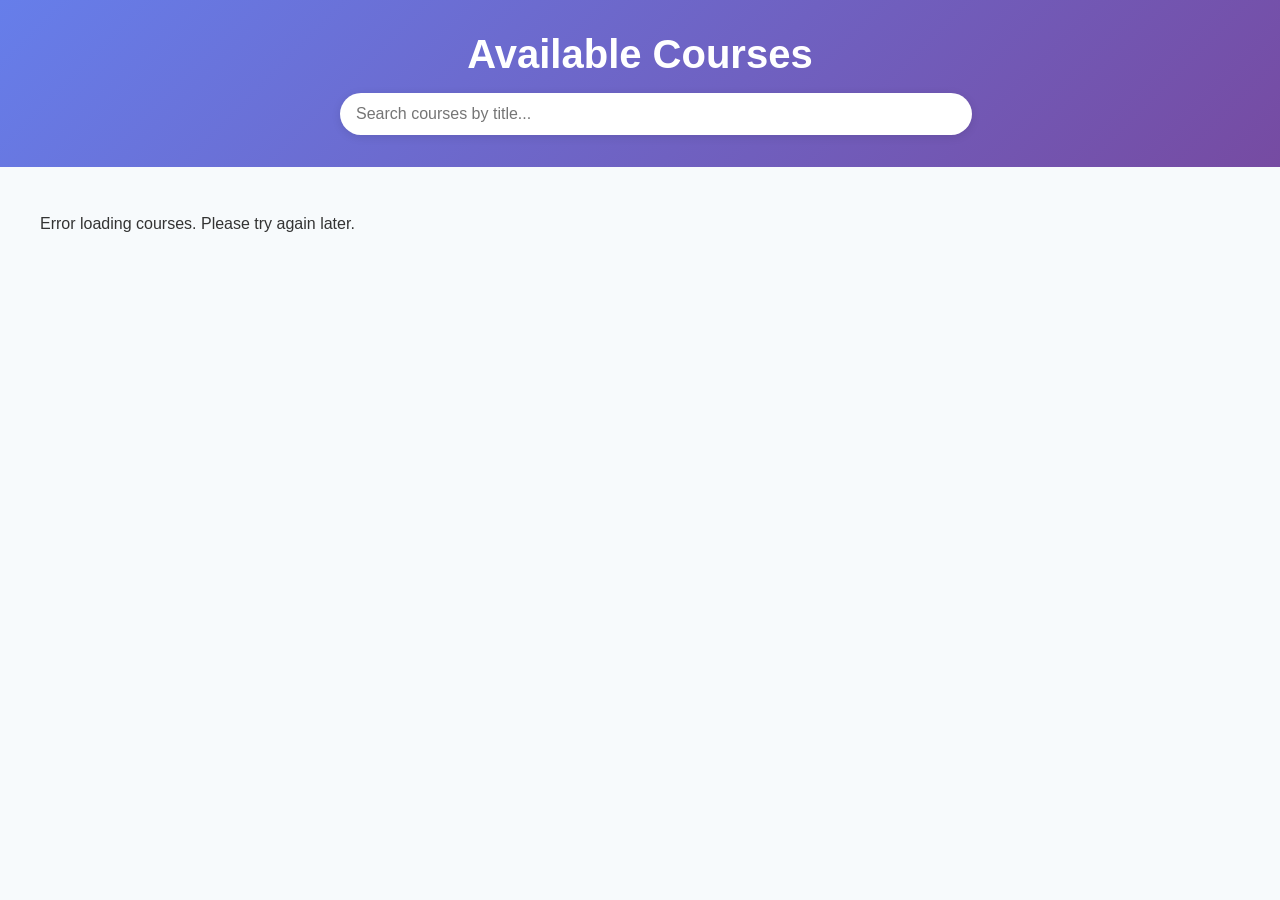
<file: frontend/courses.html>
<!DOCTYPE html>
<html lang="en">
<head>
    <meta charset="UTF-8">
    <meta name="viewport" content="width=device-width, initial-scale=1.0">
    <title>Courses - Learning Management System</title>
    <link rel="stylesheet" href="css/courses.css">
</head>
<body>
    <header>
        <h1>Available Courses</h1>
        <div class="search-container">
            <input type="text" id="search-input" placeholder="Search courses by title...">
        </div>
    </header>

    <main>
        <div id="courseList">
            <!-- Courses will be loaded here -->
        </div>
    </main>

    <script src="js/courses.js"></script>
</body>
</html>
</file>
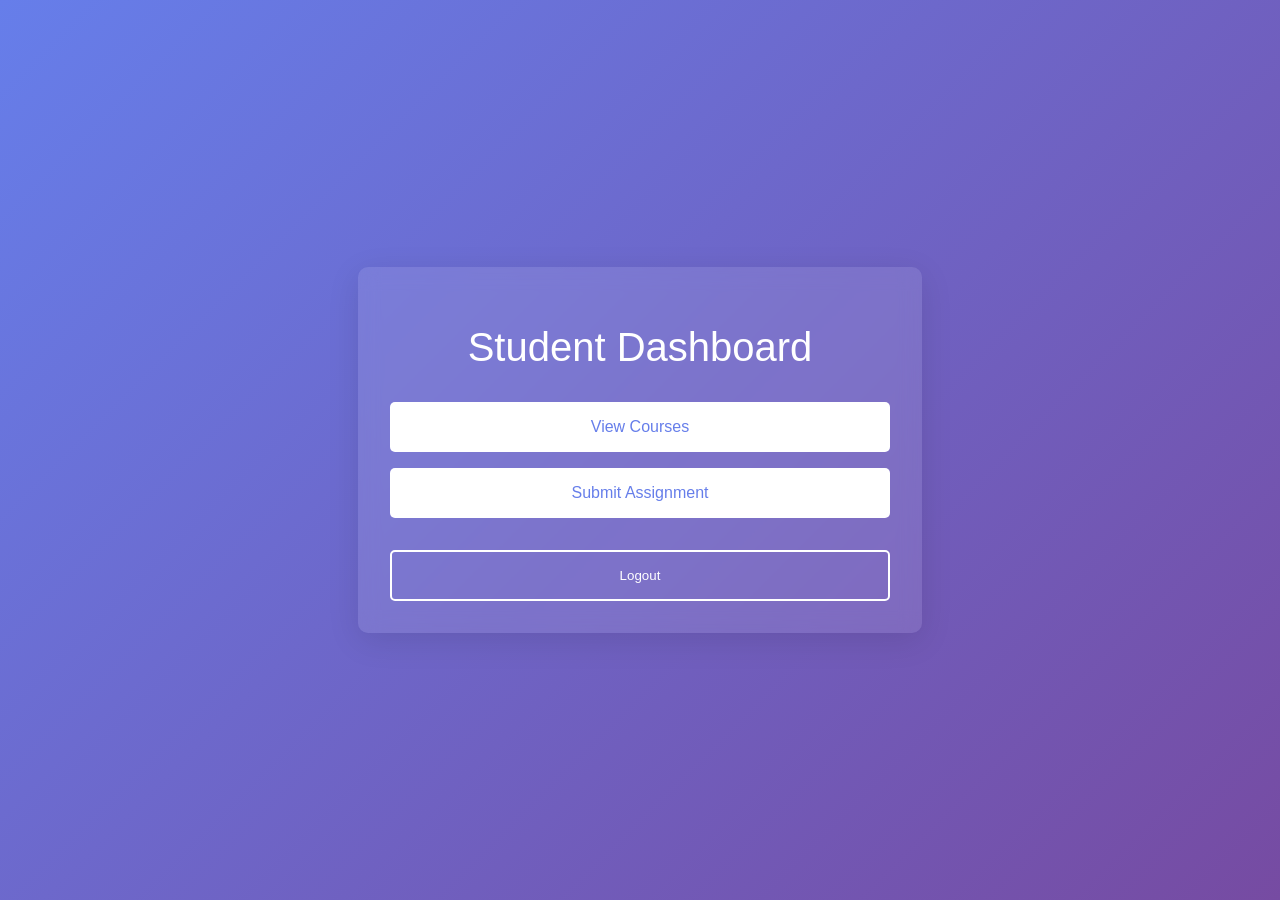
<file: frontend/dashboard.html>
<!DOCTYPE html>
<html lang="en">
<head>
    <meta charset="UTF-8">
    <meta name="viewport" content="width=device-width, initial-scale=1.0">
    <title>Student Dashboard - LMS</title>
    <style>
        /* Basic styling for clean and centered layout */
        body {
            font-family: 'Segoe UI', Tahoma, Geneva, Verdana, sans-serif;
            margin: 0;
            padding: 0;
            background: linear-gradient(135deg, #667eea 0%, #764ba2 100%);
            color: white;
            min-height: 100vh;
            display: flex;
            justify-content: center;
            align-items: center;
        }

        .dashboard-container {
            background: rgba(255, 255, 255, 0.1);
            padding: 2rem;
            border-radius: 10px;
            backdrop-filter: blur(10px);
            box-shadow: 0 8px 32px rgba(0, 0, 0, 0.1);
            text-align: center;
            max-width: 500px;
            width: 100%;
        }

        h1 {
            margin-bottom: 2rem;
            font-size: 2.5rem;
            font-weight: 300;
        }

        .nav-links {
            display: flex;
            flex-direction: column;
            gap: 1rem;
        }

        .nav-link {
            display: block;
            padding: 1rem 2rem;
            background: white;
            color: #667eea;
            text-decoration: none;
            border-radius: 5px;
            font-weight: 500;
            transition: transform 0.2s ease, box-shadow 0.2s ease;
        }

        .nav-link:hover {
            transform: translateY(-2px);
            box-shadow: 0 4px 12px rgba(0, 0, 0, 0.2);
        }

        .logout-btn {
            background: transparent;
            color: white;
            border: 2px solid white;
            cursor: pointer;
            margin-top: 1rem;
        }

        .logout-btn:hover {
            background: white;
            color: #667eea;
        }

        /* Responsive design */
        @media (max-width: 768px) {
            .dashboard-container {
                margin: 1rem;
                padding: 1.5rem;
            }

            h1 {
                font-size: 2rem;
            }
        }
    </style>
</head>
<body>
    <div class="dashboard-container">
        <!-- Title: Student Dashboard -->
        <h1>Student Dashboard</h1>

        <!-- Navigation links -->
        <div class="nav-links">
            <!-- View Courses link -->
            <a href="courses.html" class="nav-link">View Courses</a>

            <!-- Submit Assignment link -->
            <a href="submit_assignment.html" class="nav-link">Submit Assignment</a>

            <!-- Logout button -->
            <button onclick="logout()" class="nav-link logout-btn">Logout</button>
        </div>
    </div>

    <script>
        // Function to handle logout
        function logout() {
            // Show confirmation dialog
            if (confirm('Are you sure you want to logout?')) {
                // Redirect to index.html
                window.location.href = 'index.html';
            }
        }
    </script>
</body>
</html>
</file>
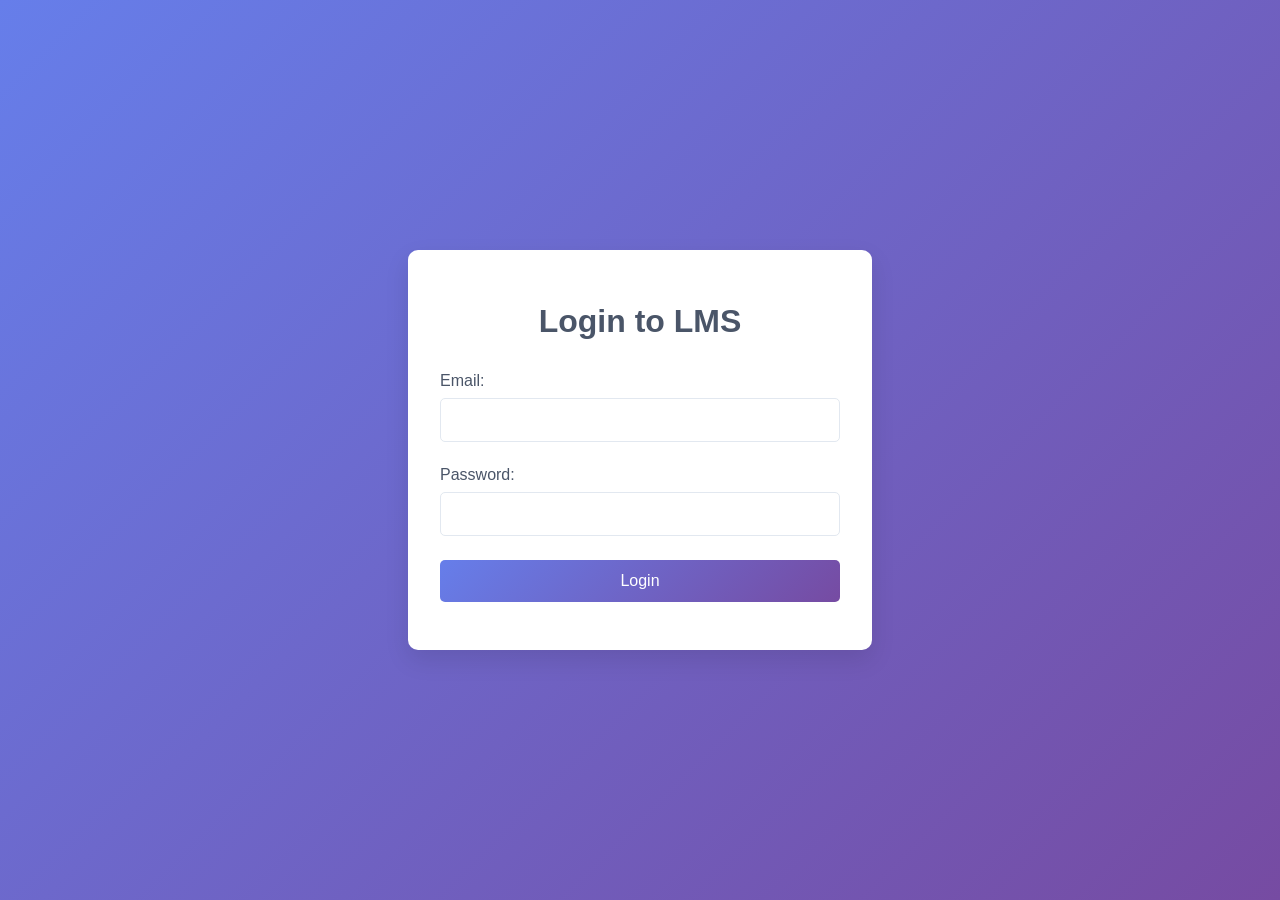
<file: frontend/educator_dashboard.html>
<!DOCTYPE html>
<html lang="en">
<head>
    <meta charset="UTF-8">
    <meta name="viewport" content="width=device-width, initial-scale=1.0">
    <title>Educator Dashboard - Learning Management System</title>
    <link rel="stylesheet" href="css/dashboard.css">
</head>
<body>
    <header class="dashboard-header">
        <h1>Educator Dashboard</h1>
        <div class="user-info">
            <span id="educator-name">Welcome!</span>
        </div>
    </header>

    <main class="dashboard-main">
        <div class="stats-section">
            <div class="stat-card">
                <h3>Total Courses Created</h3>
                <div class="stat-number" id="total-courses">0</div>
            </div>
            <div class="stat-card">
                <h3>Total Student Enrollments</h3>
                <div class="stat-number" id="total-enrollments">0</div>
            </div>
            <div class="stat-card">
                <h3>Assignment Submissions</h3>
                <div class="stat-number" id="total-submissions">0</div>
            </div>
        </div>

        <section class="courses-section">
            <h2>My Courses</h2>
            <div id="courses-container" class="courses-grid">
                <!-- Courses will be loaded here -->
            </div>
            <div id="loading" class="loading">Loading your courses...</div>
            <div id="no-courses" class="no-courses" style="display: none;">You haven't created any courses yet.</div>
        </section>
    </main>

    <script src="js/educator_dashboard.js"></script>
</body>
</html>
</file>
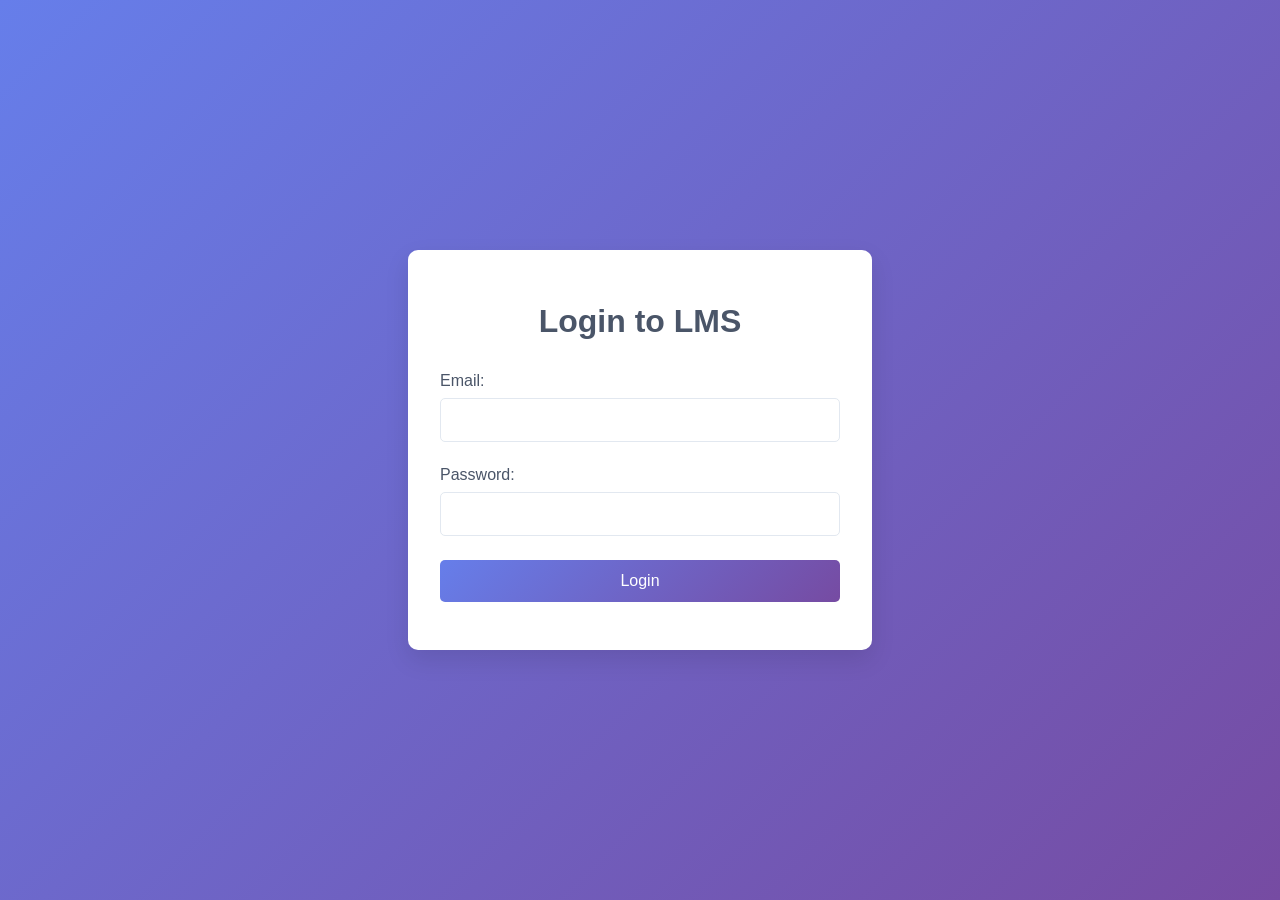
<file: frontend/login.html>
<!DOCTYPE html>
<html lang="en">
<head>
    <meta charset="UTF-8">
    <meta name="viewport" content="width=device-width, initial-scale=1.0">
    <title>Login - Learning Management System</title>
    <link rel="stylesheet" href="css/style.css">
</head>
<body>
    <div class="login-container">
        <h1>Login to LMS</h1>
        <form id="login-form">
            <div class="form-group">
                <label for="email">Email:</label>
                <input type="email" id="email" name="email" required>
            </div>
            <div class="form-group">
                <label for="password">Password:</label>
                <input type="password" id="password" name="password" required>
            </div>
            <button type="submit" class="login-btn">Login</button>
        </form>
        <div id="error-message" class="error-message"></div>
    </div>
    <script src="js/script.js"></script>
</body>
</html>
</file>
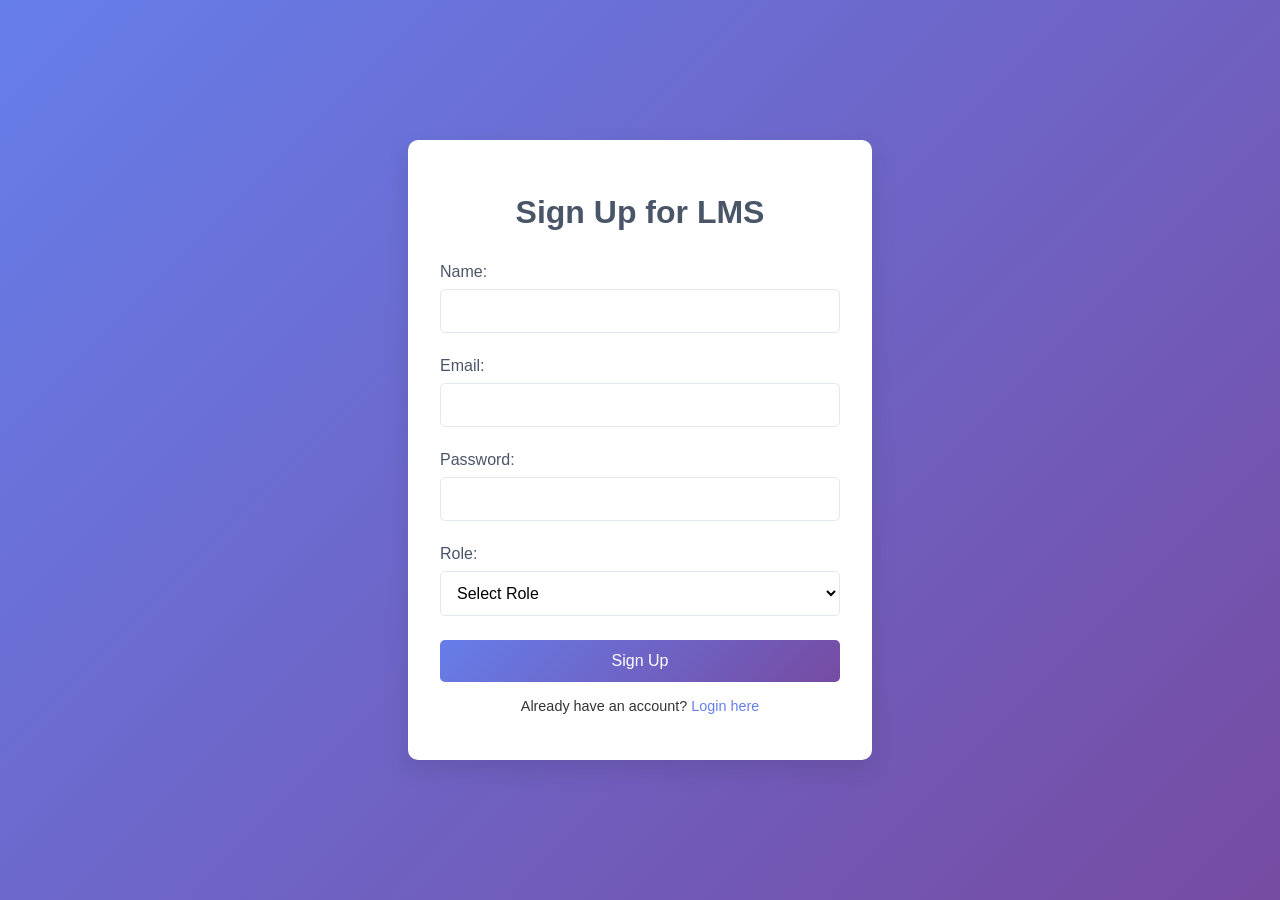
<file: frontend/signup.html>
<!DOCTYPE html>
<html lang="en">
<head>
    <meta charset="UTF-8">
    <meta name="viewport" content="width=device-width, initial-scale=1.0">
    <title>Sign Up - Learning Management System</title>
    <link rel="stylesheet" href="css/style.css">
</head>
<body>
    <div class="signup-container">
        <h1>Sign Up for LMS</h1>
        <form id="signup-form">
            <div class="form-group">
                <label for="name">Name:</label>
                <input type="text" id="name" name="name" required>
            </div>
            <div class="form-group">
                <label for="email">Email:</label>
                <input type="email" id="email" name="email" required>
            </div>
            <div class="form-group">
                <label for="password">Password:</label>
                <input type="password" id="password" name="password" required>
            </div>
            <div class="form-group">
                <label for="role">Role:</label>
                <select id="role" name="role" required>
                    <option value="">Select Role</option>
                    <option value="student">Student</option>
                    <option value="educator">Educator</option>
                </select>
            </div>
            <button type="submit" class="signup-btn">Sign Up</button>
        </form>
        <div id="error-message" class="error-message"></div>
        <p class="login-link">Already have an account? <a href="login.html">Login here</a></p>
    </div>
    <script src="js/signup.js"></script>
</body>
</html>
</file>
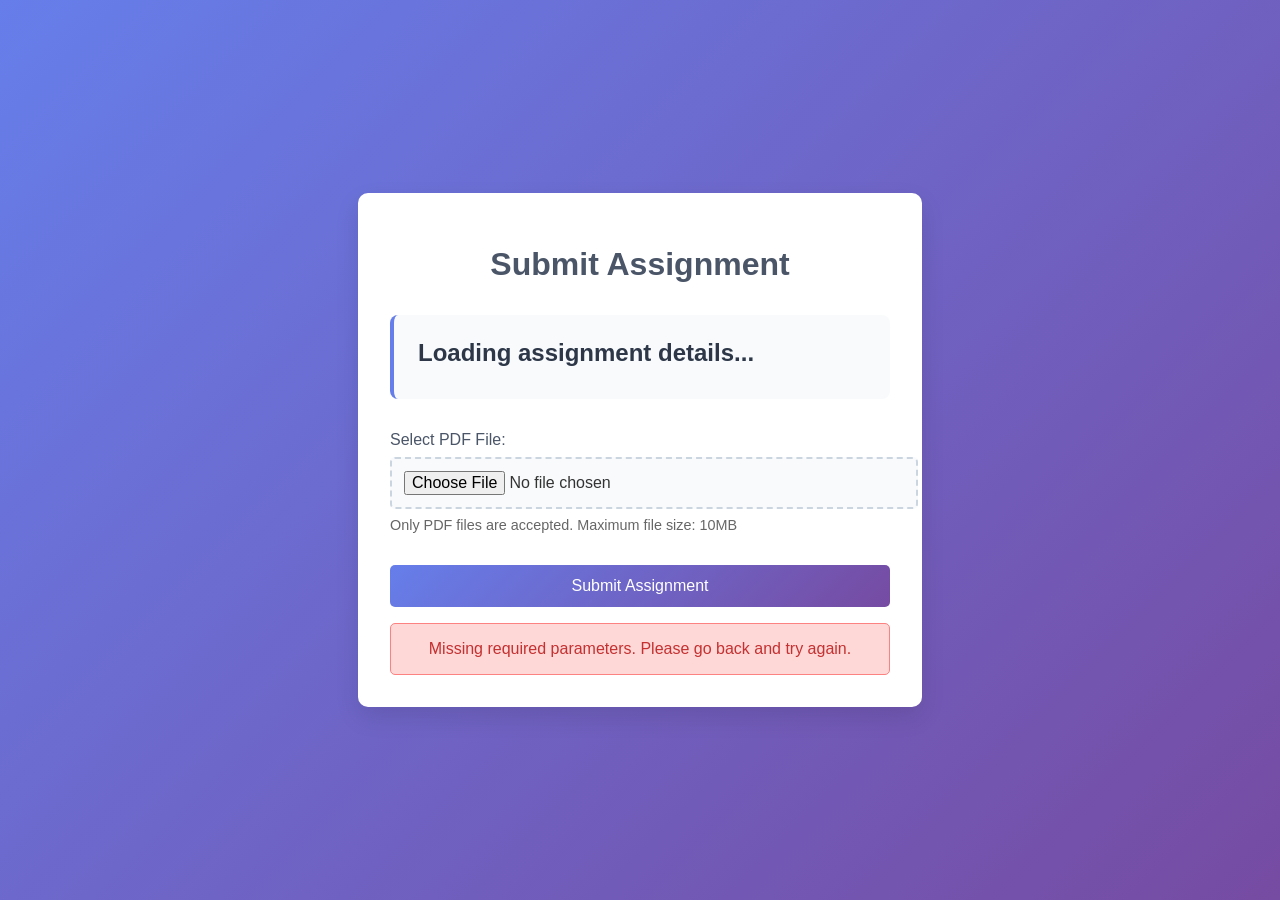
<file: frontend/submit_assignment.html>
<!DOCTYPE html>
<html lang="en">
<head>
    <meta charset="UTF-8">
    <meta name="viewport" content="width=device-width, initial-scale=1.0">
    <title>Submit Assignment - Learning Management System</title>
    <link rel="stylesheet" href="css/submit.css">
</head>
<body>
    <div class="submit-container">
        <h1>Submit Assignment</h1>

        <div id="assignment-info" class="assignment-info">
            <h2 id="assignment-title">Loading assignment details...</h2>
            <p id="course-info"></p>
        </div>

        <form id="submit-form" enctype="multipart/form-data">
            <div class="form-group">
                <label for="pdf-file">Select PDF File:</label>
                <input type="file" id="pdf-file" name="pdf_file" accept=".pdf" required>
                <small class="file-hint">Only PDF files are accepted. Maximum file size: 10MB</small>
            </div>

            <button type="submit" class="submit-btn" id="submit-btn">Submit Assignment</button>
        </form>

        <div id="success-message" class="success-message" style="display: none;">
            <div class="success-icon">✓</div>
            <h3>Assignment Submitted Successfully!</h3>
            <p>Your assignment has been uploaded and submitted.</p>
        </div>

        <div id="error-message" class="error-message" style="display: none;"></div>
    </div>

    <script src="js/submit_assignment.js"></script>
</body>
</html>
</file>
<file: frontend/css/courses.css>
body {
    font-family: 'Segoe UI', Tahoma, Geneva, Verdana, sans-serif;
    margin: 0;
    padding: 0;
    background-color: #f7fafc;
    color: #333;
}

header {
    background: linear-gradient(135deg, #667eea 0%, #764ba2 100%);
    color: white;
    padding: 2rem 0;
    text-align: center;
}

header h1 {
    margin: 0 0 1rem 0;
    font-size: 2.5rem;
}

.search-container {
    max-width: 600px;
    margin: 0 auto;
    padding: 0 1rem;
}

#search-input {
    width: 100%;
    padding: 0.75rem 1rem;
    border: none;
    border-radius: 25px;
    font-size: 1rem;
    box-shadow: 0 2px 10px rgba(0, 0, 0, 0.1);
    outline: none;
}

#search-input:focus {
    box-shadow: 0 2px 15px rgba(102, 126, 234, 0.3);
}

main {
    max-width: 1200px;
    margin: 2rem auto;
    padding: 0 1rem;
}

.courses-grid {
    display: grid;
    grid-template-columns: repeat(auto-fill, minmax(300px, 1fr));
    gap: 2rem;
    margin-top: 2rem;
}

.course-card {
    background: white;
    border-radius: 10px;
    box-shadow: 0 4px 6px rgba(0, 0, 0, 0.1);
    overflow: hidden;
    transition: transform 0.3s ease, box-shadow 0.3s ease;
    cursor: pointer;
}

.course-card:hover {
    transform: translateY(-5px);
    box-shadow: 0 8px 25px rgba(0, 0, 0, 0.15);
}

.course-header {
    background: linear-gradient(135deg, #667eea 0%, #764ba2 100%);
    color: white;
    padding: 1.5rem;
    height: 120px;
    display: flex;
    align-items: center;
}

.course-title {
    font-size: 1.25rem;
    font-weight: 600;
    margin: 0;
    line-height: 1.4;
}

.course-content {
    padding: 1.5rem;
}

.course-description {
    color: #666;
    line-height: 1.6;
    margin-bottom: 1.5rem;
    display: -webkit-box;
    -webkit-line-clamp: 3;
    -webkit-box-orient: vertical;
    line-clamp: 3;
    overflow: hidden;
}

.enroll-btn {
    background: linear-gradient(135deg, #667eea 0%, #764ba2 100%);
    color: white;
    border: none;
    padding: 0.75rem 1.5rem;
    border-radius: 5px;
    font-size: 1rem;
    font-weight: 500;
    cursor: pointer;
    transition: transform 0.2s ease;
    width: 100%;
}

.enroll-btn:hover {
    transform: translateY(-2px);
}

.enroll-btn:active {
    transform: translateY(0);
}

.loading {
    text-align: center;
    font-size: 1.2rem;
    color: #666;
    margin-top: 2rem;
}

.no-courses {
    text-align: center;
    font-size: 1.2rem;
    color: #666;
    margin-top: 2rem;
}

/* Simple course item styles for the basic loadCourses function */
#courseList {
    display: grid;
    grid-template-columns: repeat(auto-fill, minmax(300px, 1fr));
    gap: 2rem;
    margin-top: 2rem;
}

.course-item {
    background: white;
    border-radius: 10px;
    box-shadow: 0 4px 6px rgba(0, 0, 0, 0.1);
    padding: 1.5rem;
    transition: transform 0.3s ease, box-shadow 0.3s ease;
}

.course-item:hover {
    transform: translateY(-5px);
    box-shadow: 0 8px 25px rgba(0, 0, 0, 0.15);
}

.course-item h3 {
    margin: 0 0 1rem 0;
    color: #2d3748;
    font-size: 1.25rem;
}

.course-item p {
    color: #666;
    line-height: 1.6;
    margin-bottom: 1.5rem;
}

.course-item button {
    background: linear-gradient(135deg, #667eea 0%, #764ba2 100%);
    color: white;
    border: none;
    padding: 0.75rem 1.5rem;
    border-radius: 5px;
    font-size: 1rem;
    font-weight: 500;
    cursor: pointer;
    transition: transform 0.2s ease;
    width: 100%;
}

.course-item button:hover {
    transform: translateY(-2px);
}

.course-item button:active {
    transform: translateY(0);
}

/* Responsive design */
@media (max-width: 768px) {
    .courses-grid {
        grid-template-columns: 1fr;
        gap: 1rem;
    }

    header h1 {
        font-size: 2rem;
    }

    .course-header {
        height: auto;
        min-height: 100px;
    }
}
</file>
<file: frontend/css/dashboard.css>
body {
    font-family: 'Segoe UI', Tahoma, Geneva, Verdana, sans-serif;
    margin: 0;
    padding: 0;
    background-color: #f8fafc;
    color: #333;
}

.dashboard-header {
    background: linear-gradient(135deg, #667eea 0%, #764ba2 100%);
    color: white;
    padding: 1.5rem 2rem;
    display: flex;
    justify-content: space-between;
    align-items: center;
    box-shadow: 0 2px 10px rgba(0, 0, 0, 0.1);
}

.dashboard-header h1 {
    margin: 0;
    font-size: 1.8rem;
}

.user-info {
    font-size: 1.1rem;
}

.dashboard-main {
    max-width: 1200px;
    margin: 0 auto;
    padding: 2rem;
}

.stats-section {
    margin-bottom: 3rem;
    display: grid;
    grid-template-columns: repeat(auto-fit, minmax(300px, 1fr));
    gap: 2rem;
}

.stat-card {
    background: white;
    border-radius: 10px;
    padding: 2rem;
    box-shadow: 0 4px 6px rgba(0, 0, 0, 0.1);
    text-align: center;
    border-left: 5px solid #667eea;
}

.stat-card h3 {
    margin: 0 0 1rem 0;
    color: #666;
    font-size: 1.1rem;
    font-weight: 500;
}

.stat-number {
    font-size: 3rem;
    font-weight: bold;
    color: #667eea;
    margin: 0;
}

.chart-container {
    position: relative;
    display: inline-block;
    margin-top: 1rem;
}

.progress-text {
    position: absolute;
    top: 50%;
    left: 50%;
    transform: translate(-50%, -50%);
    text-align: center;
    font-weight: bold;
    color: #667eea;
}

#completed-modules {
    font-size: 1.5rem;
    line-height: 1;
}

.progress-label {
    font-size: 0.8rem;
    color: #666;
    margin-top: 0.25rem;
}

.courses-section h2 {
    color: #333;
    margin-bottom: 1.5rem;
    font-size: 1.5rem;
}

.courses-grid {
    display: grid;
    grid-template-columns: repeat(auto-fill, minmax(350px, 1fr));
    gap: 1.5rem;
}

.course-card {
    background: white;
    border-radius: 10px;
    box-shadow: 0 4px 6px rgba(0, 0, 0, 0.1);
    overflow: hidden;
    transition: transform 0.3s ease, box-shadow 0.3s ease;
}

.course-card:hover {
    transform: translateY(-5px);
    box-shadow: 0 8px 25px rgba(0, 0, 0, 0.15);
}

.course-header {
    background: linear-gradient(135deg, #667eea 0%, #764ba2 100%);
    color: white;
    padding: 1.5rem;
}

.course-title {
    margin: 0;
    font-size: 1.25rem;
    font-weight: 600;
}

.course-content {
    padding: 1.5rem;
}

.course-actions {
    display: flex;
    gap: 1rem;
    margin-top: 1rem;
}

.btn {
    padding: 0.75rem 1.5rem;
    border: none;
    border-radius: 5px;
    font-size: 0.9rem;
    font-weight: 500;
    cursor: pointer;
    transition: transform 0.2s ease;
    flex: 1;
    text-align: center;
}

.btn:hover {
    transform: translateY(-2px);
}

.btn:active {
    transform: translateY(0);
}

.btn-primary {
    background: linear-gradient(135deg, #667eea 0%, #764ba2 100%);
    color: white;
}

.btn-secondary {
    background: #e2e8f0;
    color: #4a5568;
}

.loading {
    text-align: center;
    font-size: 1.2rem;
    color: #666;
    margin-top: 2rem;
    grid-column: 1 / -1;
}

.no-courses {
    text-align: center;
    font-size: 1.2rem;
    color: #666;
    margin-top: 2rem;
    grid-column: 1 / -1;
    background: white;
    padding: 3rem;
    border-radius: 10px;
    box-shadow: 0 4px 6px rgba(0, 0, 0, 0.1);
}

/* Responsive design */
@media (max-width: 768px) {
    .dashboard-header {
        flex-direction: column;
        gap: 1rem;
        text-align: center;
    }

    .dashboard-main {
        padding: 1rem;
    }

    .courses-grid {
        grid-template-columns: 1fr;
    }

    .course-actions {
        flex-direction: column;
    }

    .stat-card {
        padding: 1.5rem;
    }

    .stat-number {
        font-size: 2.5rem;
    }

    .stats-section {
        grid-template-columns: 1fr;
    }
}
</file>
<file: frontend/css/style.css>
body {
    font-family: 'Segoe UI', Tahoma, Geneva, Verdana, sans-serif;
    background: linear-gradient(135deg, #667eea 0%, #764ba2 100%);
    margin: 0;
    padding: 0;
    display: flex;
    justify-content: center;
    align-items: center;
    height: 100vh;
    color: #333;
}

.login-container {
    background: white;
    padding: 2rem;
    border-radius: 10px;
    box-shadow: 0 10px 25px rgba(0, 0, 0, 0.1);
    width: 100%;
    max-width: 400px;
}

h1 {
    text-align: center;
    margin-bottom: 2rem;
    color: #4a5568;
}

.form-group {
    margin-bottom: 1.5rem;
}

label {
    display: block;
    margin-bottom: 0.5rem;
    font-weight: 500;
    color: #4a5568;
}

input[type="email"],
input[type="password"] {
    width: 100%;
    padding: 0.75rem;
    border: 1px solid #e2e8f0;
    border-radius: 5px;
    font-size: 1rem;
    transition: border-color 0.3s ease;
    box-sizing: border-box;
}

input[type="email"]:focus,
input[type="password"]:focus {
    outline: none;
    border-color: #667eea;
    box-shadow: 0 0 0 3px rgba(102, 126, 234, 0.1);
}

.login-btn {
    width: 100%;
    padding: 0.75rem;
    background: linear-gradient(135deg, #667eea 0%, #764ba2 100%);
    color: white;
    border: none;
    border-radius: 5px;
    font-size: 1rem;
    font-weight: 500;
    cursor: pointer;
    transition: transform 0.2s ease;
}

.login-btn:hover {
    transform: translateY(-2px);
}

.login-btn:active {
    transform: translateY(0);
}

.error-message {
    margin-top: 1rem;
    color: #e53e3e;
    text-align: center;
    font-weight: 500;
}

.signup-container {
    background: white;
    padding: 2rem;
    border-radius: 10px;
    box-shadow: 0 10px 25px rgba(0, 0, 0, 0.1);
    width: 100%;
    max-width: 400px;
}

.signup-btn {
    width: 100%;
    padding: 0.75rem;
    background: linear-gradient(135deg, #667eea 0%, #764ba2 100%);
    color: white;
    border: none;
    border-radius: 5px;
    font-size: 1rem;
    font-weight: 500;
    cursor: pointer;
    transition: transform 0.2s ease;
}

.signup-btn:hover {
    transform: translateY(-2px);
}

.signup-btn:active {
    transform: translateY(0);
}

select {
    width: 100%;
    padding: 0.75rem;
    border: 1px solid #e2e8f0;
    border-radius: 5px;
    font-size: 1rem;
    transition: border-color 0.3s ease;
    box-sizing: border-box;
    background: white;
}

select:focus {
    outline: none;
    border-color: #667eea;
    box-shadow: 0 0 0 3px rgba(102, 126, 234, 0.1);
}

input[type="text"] {
    width: 100%;
    padding: 0.75rem;
    border: 1px solid #e2e8f0;
    border-radius: 5px;
    font-size: 1rem;
    transition: border-color 0.3s ease;
    box-sizing: border-box;
}

input[type="text"]:focus {
    outline: none;
    border-color: #667eea;
    box-shadow: 0 0 0 3px rgba(102, 126, 234, 0.1);
}

.login-link {
    text-align: center;
    margin-top: 1rem;
    font-size: 0.9rem;
}

.login-link a {
    color: #667eea;
    text-decoration: none;
}

.login-link a:hover {
    text-decoration: underline;
}
</file>
<file: frontend/css/submit.css>
body {
    font-family: 'Segoe UI', Tahoma, Geneva, Verdana, sans-serif;
    background: linear-gradient(135deg, #667eea 0%, #764ba2 100%);
    margin: 0;
    padding: 0;
    display: flex;
    justify-content: center;
    align-items: center;
    min-height: 100vh;
    color: #333;
}

.submit-container {
    background: white;
    padding: 2rem;
    border-radius: 10px;
    box-shadow: 0 10px 25px rgba(0, 0, 0, 0.1);
    width: 100%;
    max-width: 500px;
    margin: 2rem;
}

h1 {
    text-align: center;
    margin-bottom: 2rem;
    color: #4a5568;
    font-size: 2rem;
}

.assignment-info {
    background: #f8fafc;
    padding: 1.5rem;
    border-radius: 8px;
    margin-bottom: 2rem;
    border-left: 4px solid #667eea;
}

.assignment-info h2 {
    margin: 0 0 0.5rem 0;
    color: #2d3748;
    font-size: 1.5rem;
}

#course-info {
    color: #666;
    margin: 0;
    font-size: 1rem;
}

.form-group {
    margin-bottom: 2rem;
}

label {
    display: block;
    margin-bottom: 0.5rem;
    font-weight: 500;
    color: #4a5568;
    font-size: 1rem;
}

input[type="file"] {
    width: 100%;
    padding: 0.75rem;
    border: 2px dashed #cbd5e0;
    border-radius: 5px;
    font-size: 1rem;
    transition: border-color 0.3s ease;
    background: #f8fafc;
    cursor: pointer;
}

input[type="file"]:hover {
    border-color: #667eea;
}

input[type="file"]:focus {
    outline: none;
    border-color: #667eea;
    box-shadow: 0 0 0 3px rgba(102, 126, 234, 0.1);
}

.file-hint {
    display: block;
    margin-top: 0.5rem;
    color: #666;
    font-size: 0.9rem;
}

.submit-btn {
    width: 100%;
    padding: 0.75rem;
    background: linear-gradient(135deg, #667eea 0%, #764ba2 100%);
    color: white;
    border: none;
    border-radius: 5px;
    font-size: 1rem;
    font-weight: 500;
    cursor: pointer;
    transition: transform 0.2s ease;
}

.submit-btn:hover {
    transform: translateY(-2px);
}

.submit-btn:active {
    transform: translateY(0);
}

.submit-btn:disabled {
    background: #cbd5e0;
    cursor: not-allowed;
    transform: none;
}

.success-message {
    text-align: center;
    background: #f0fff4;
    border: 1px solid #9ae6b4;
    border-radius: 8px;
    padding: 2rem;
    margin-top: 2rem;
}

.success-icon {
    font-size: 3rem;
    color: #38a169;
    margin-bottom: 1rem;
}

.success-message h3 {
    color: #2f855a;
    margin: 0 0 1rem 0;
}

.success-message p {
    color: #276749;
    margin: 0;
}

.error-message {
    background: #fed7d7;
    border: 1px solid #fc8181;
    border-radius: 5px;
    padding: 1rem;
    margin-top: 1rem;
    color: #c53030;
    text-align: center;
}

/* Responsive design */
@media (max-width: 768px) {
    .submit-container {
        margin: 1rem;
        padding: 1.5rem;
    }

    h1 {
        font-size: 1.5rem;
    }

    .assignment-info {
        padding: 1rem;
    }
}
</file>
